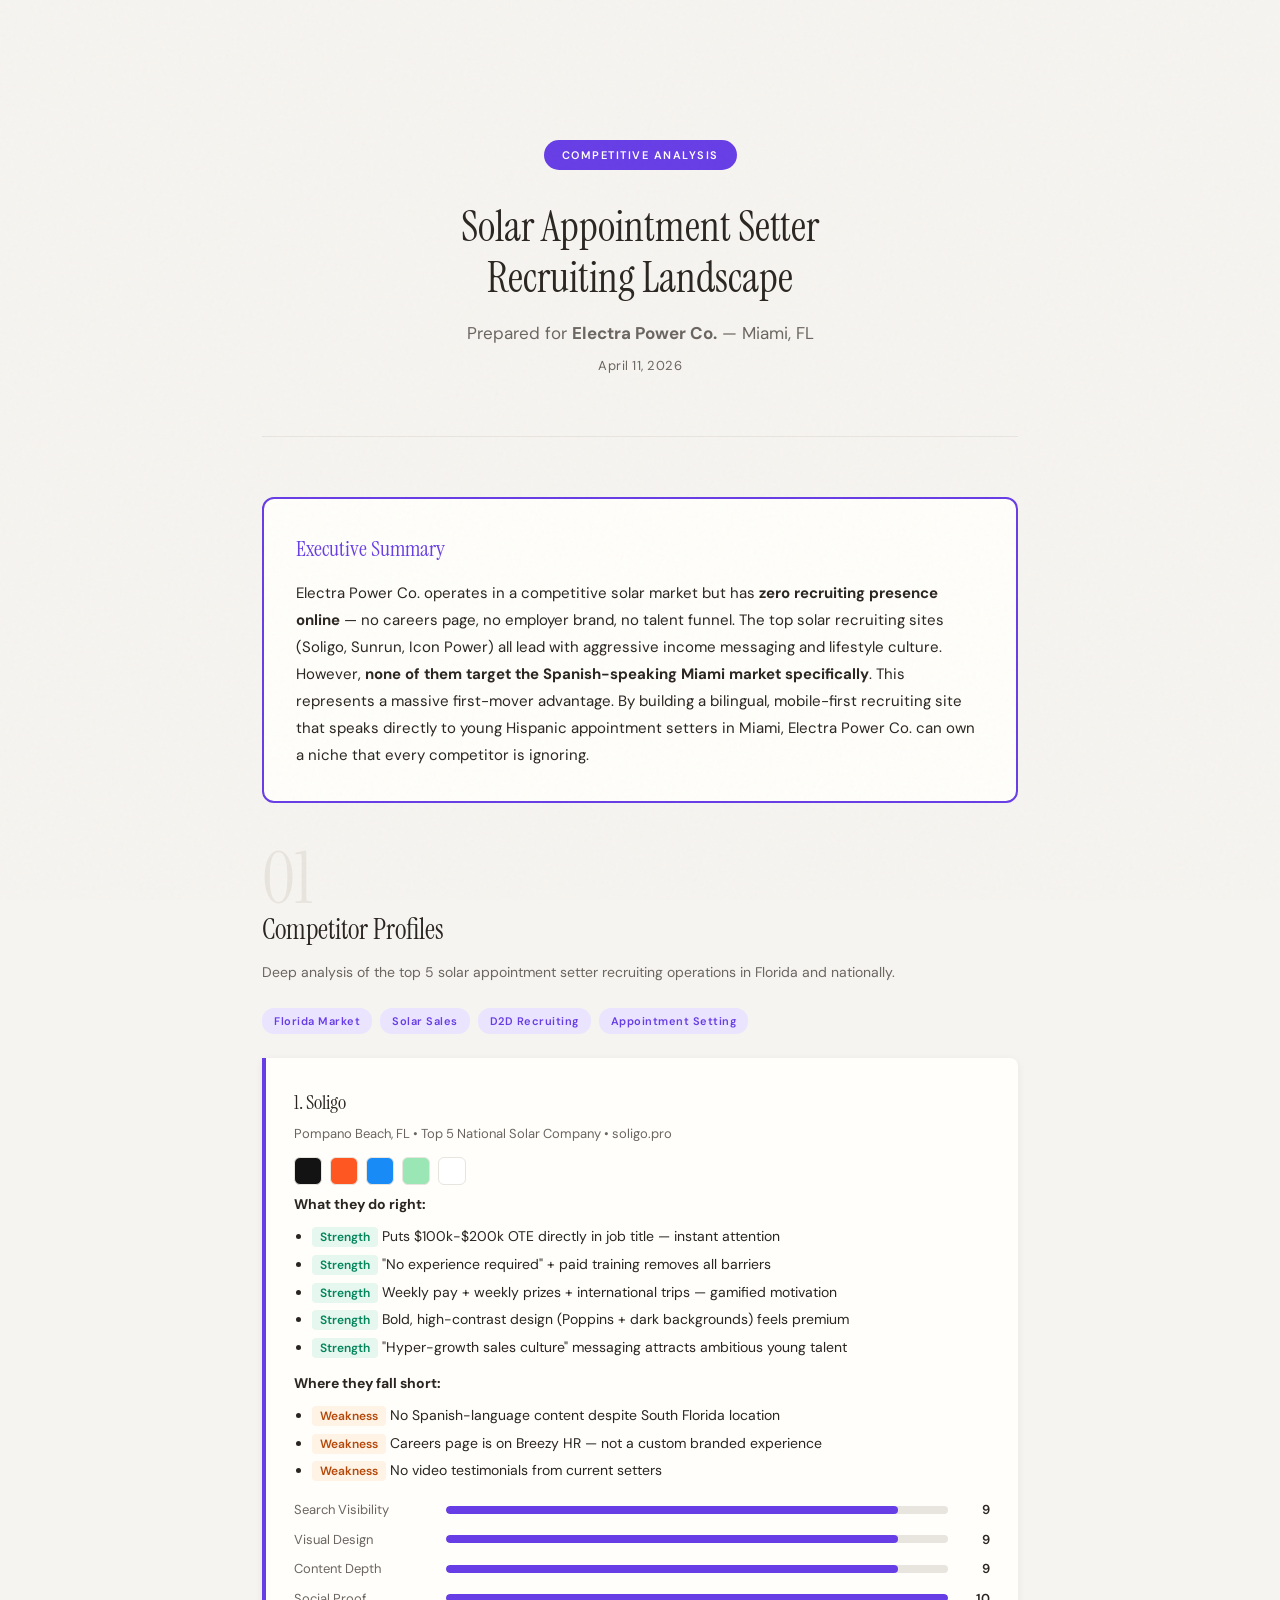
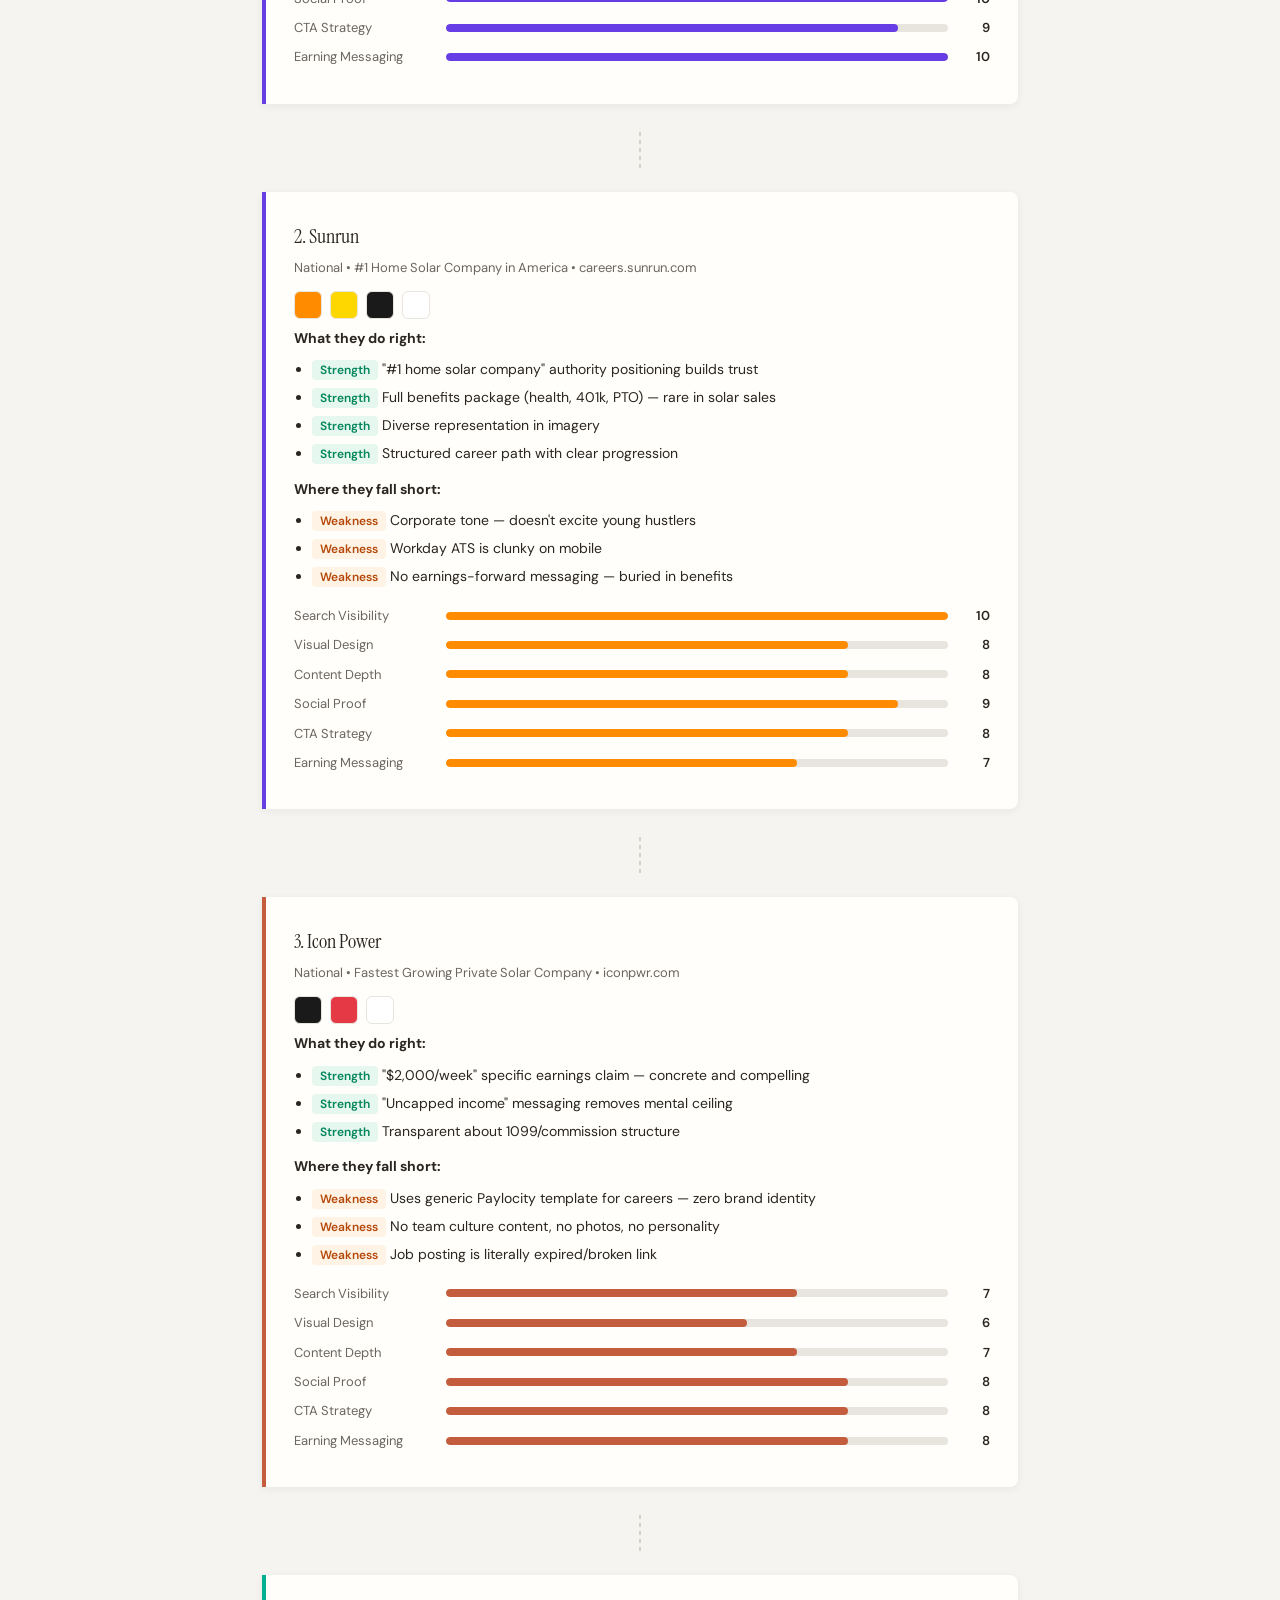
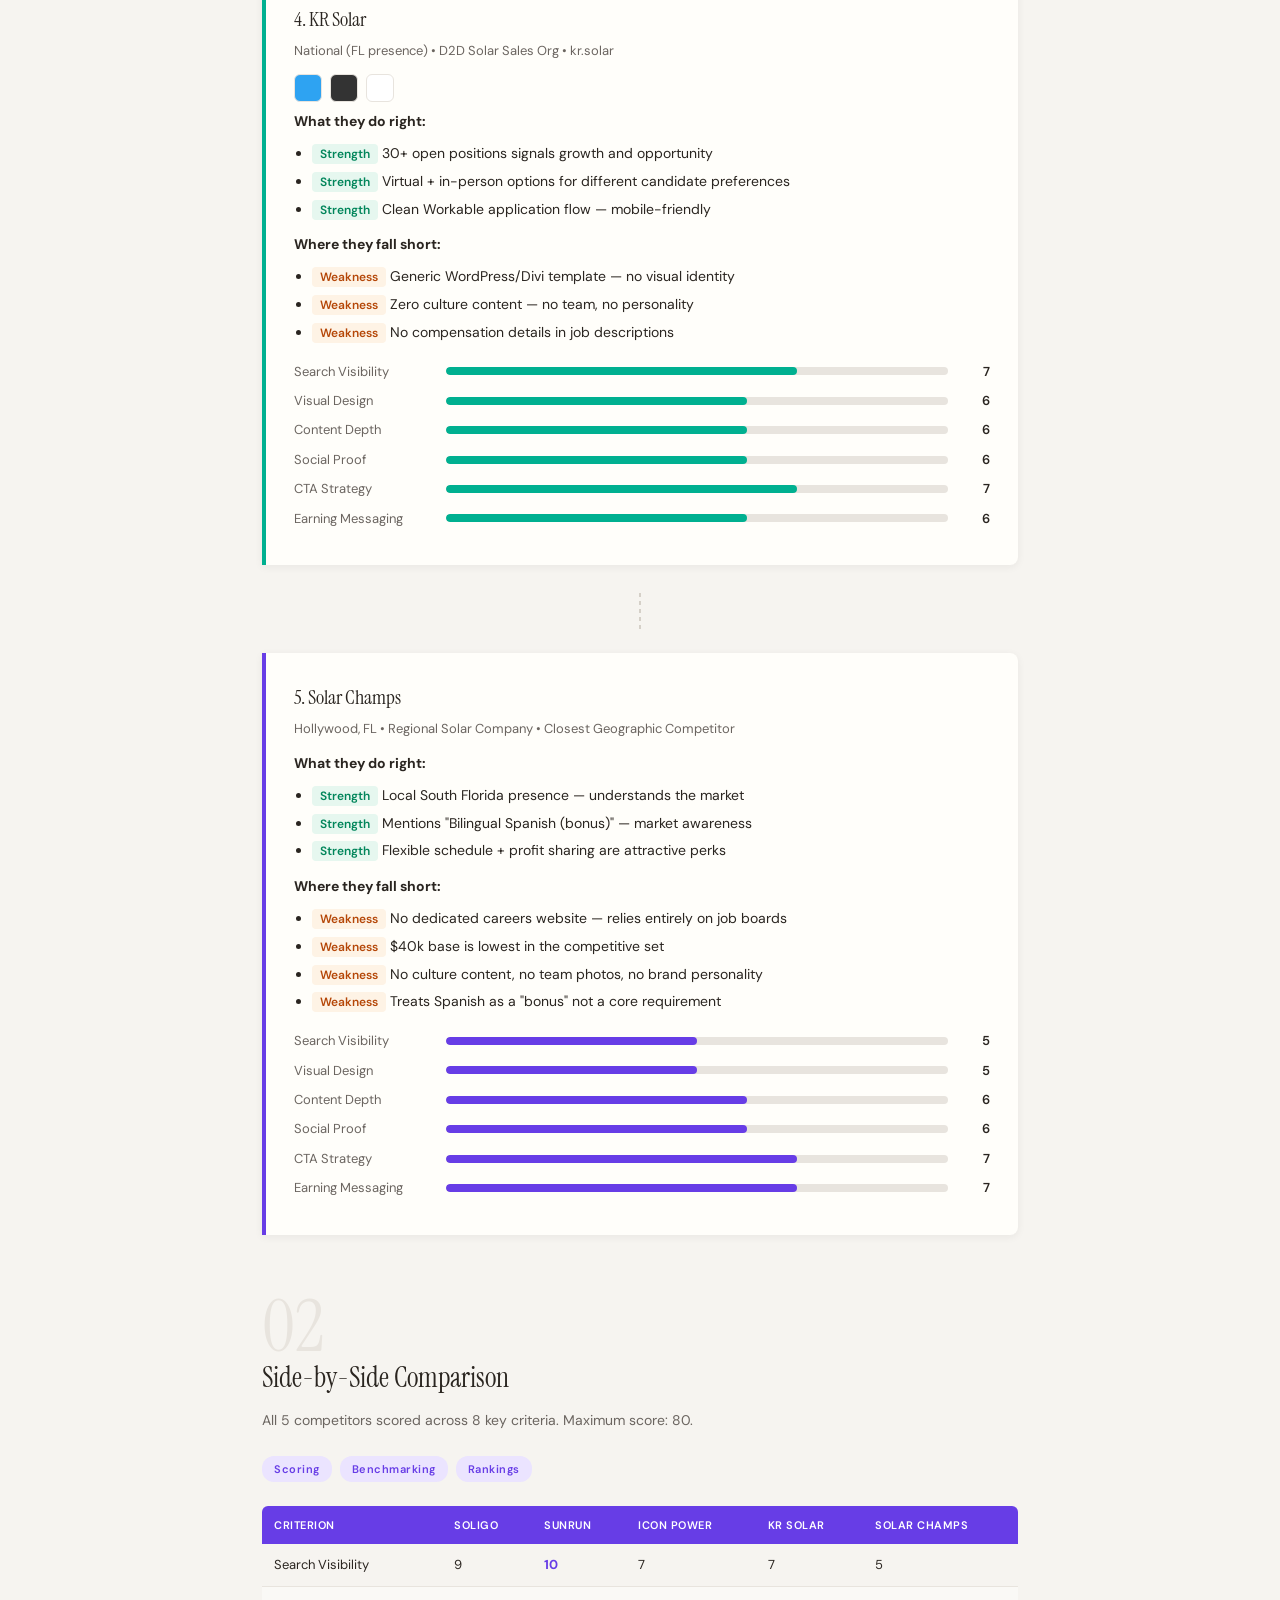
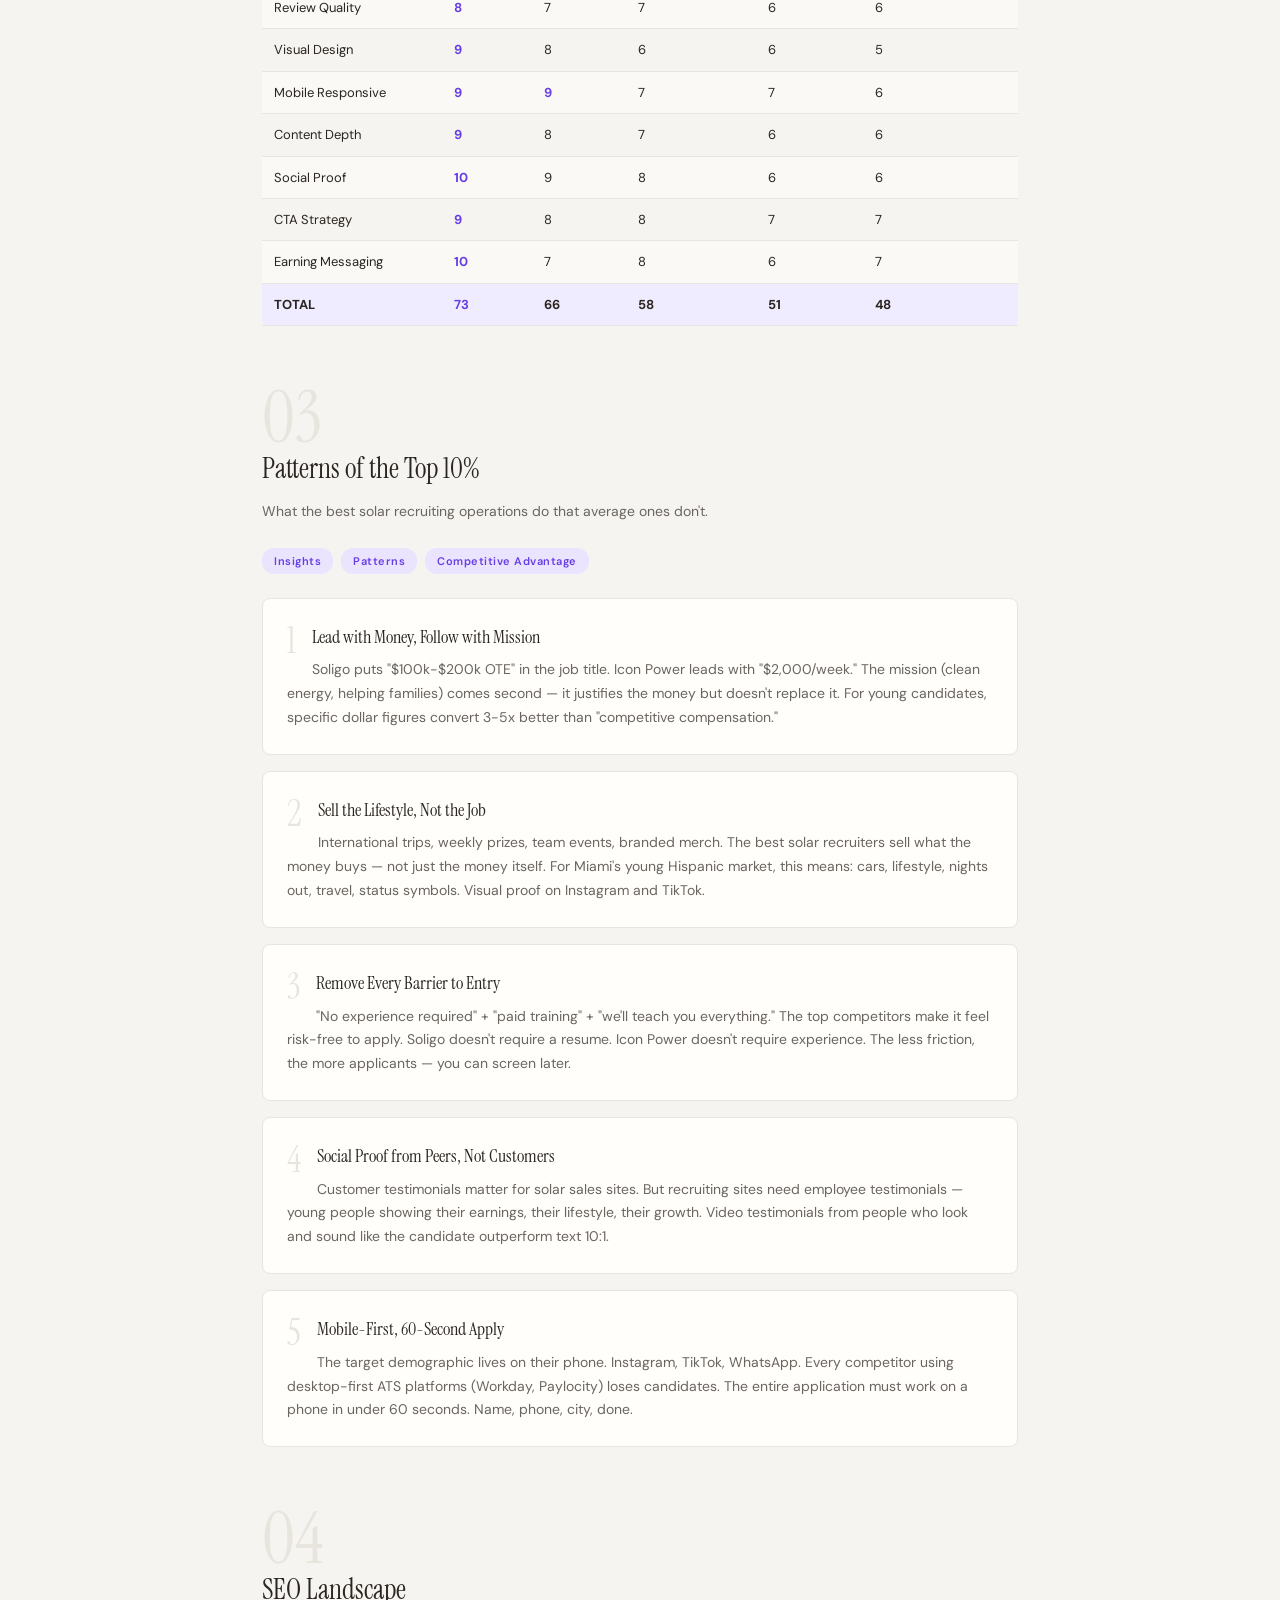
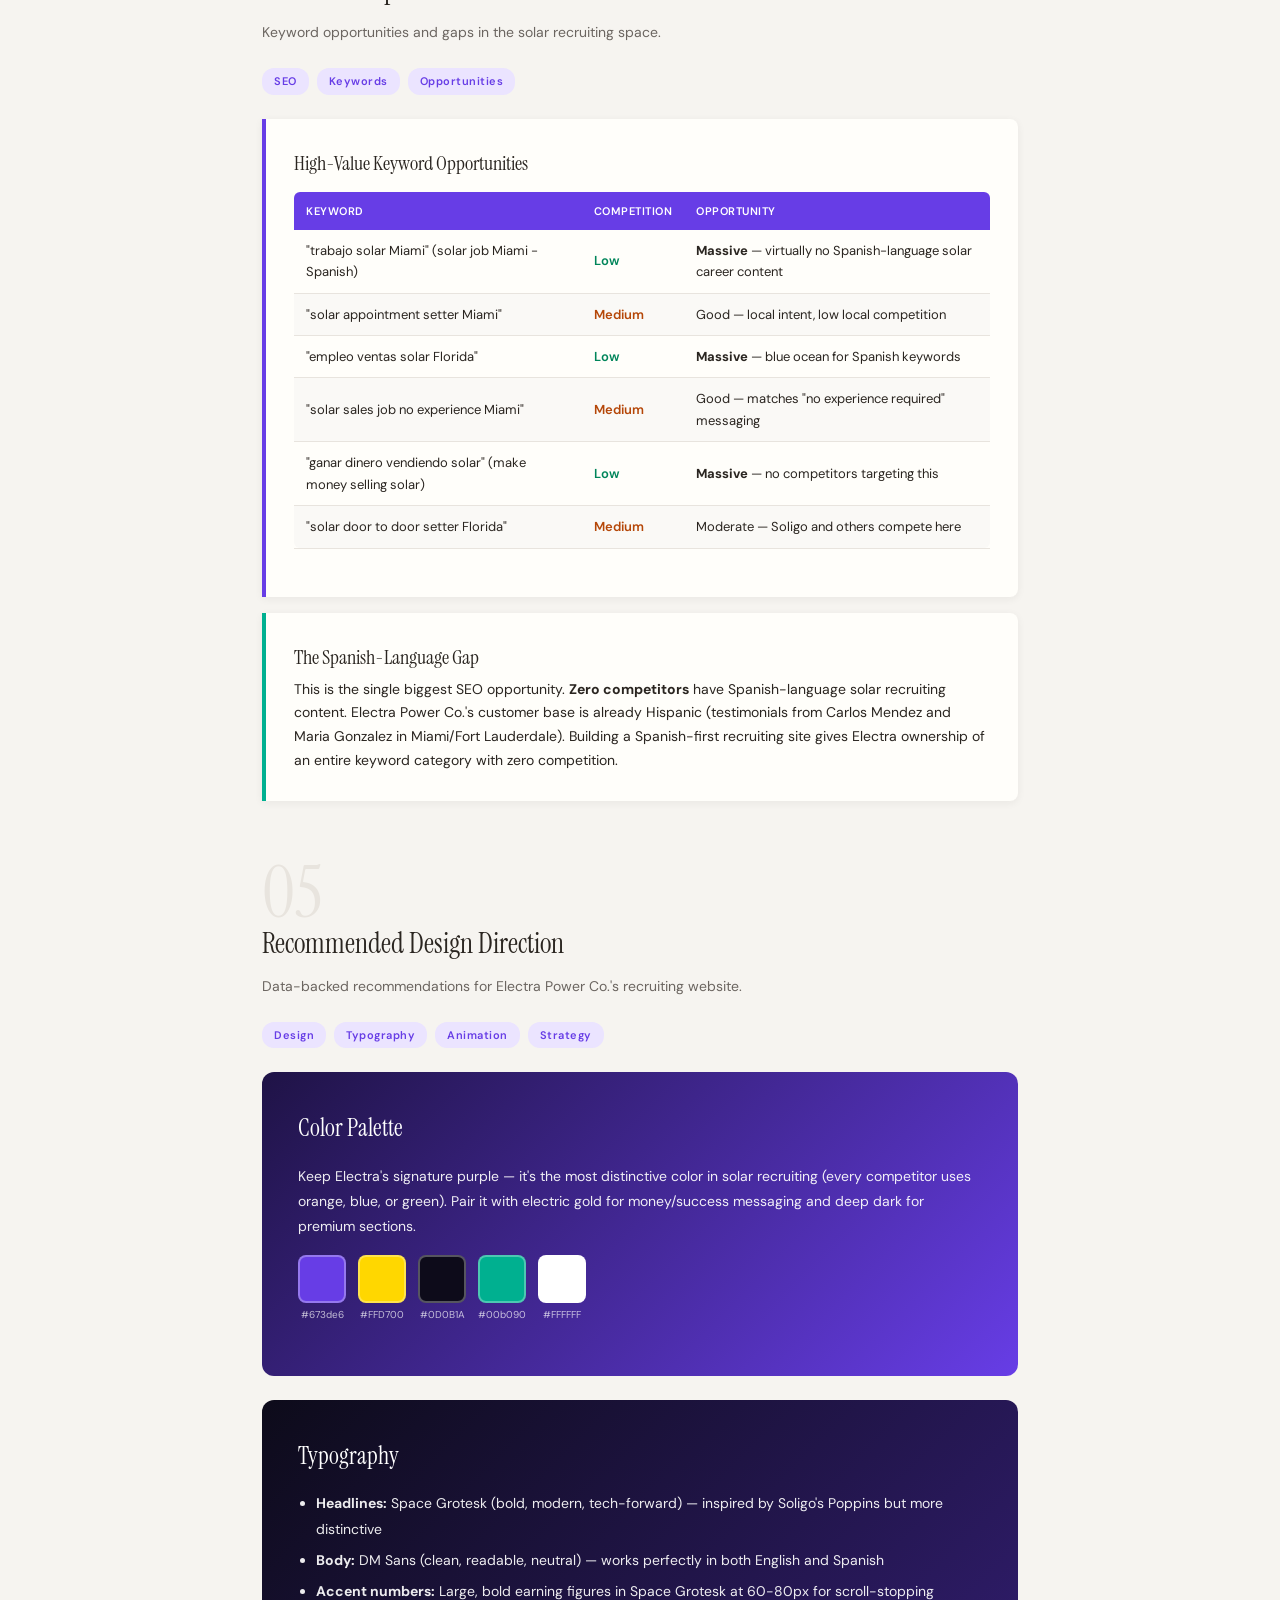
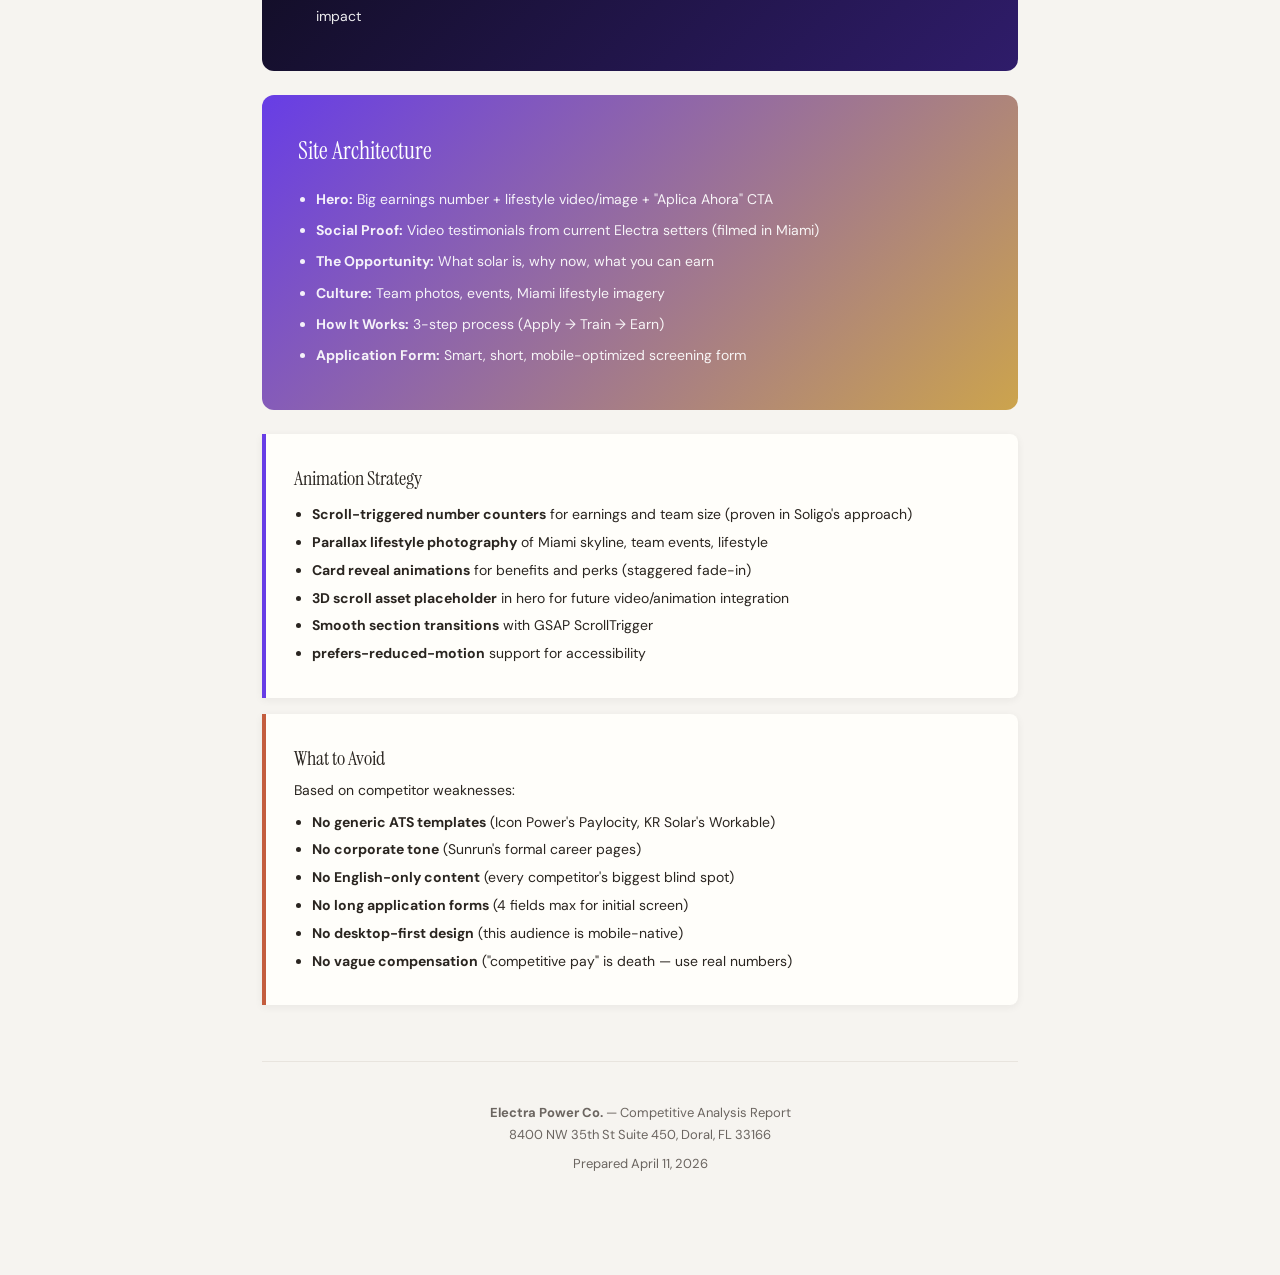
<file: competitive-analysis.html>
<!DOCTYPE html>
<html lang="en">
<head>
    <meta charset="UTF-8">
    <meta name="viewport" content="width=device-width, initial-scale=1.0">
    <title>Competitive Analysis — Electra Power Co. Recruiting</title>
    <link rel="preconnect" href="https://fonts.googleapis.com">
    <link rel="preconnect" href="https://fonts.gstatic.com" crossorigin>
    <link href="https://fonts.googleapis.com/css2?family=DM+Sans:ital,wght@0,400;0,500;0,600;0,700;1,400&family=Instrument+Serif:ital@0;1&display=swap" rel="stylesheet">
    <style>
        *, *::before, *::after { box-sizing: border-box; margin: 0; padding: 0; }

        :root {
            --bg: #f6f4f0;
            --card-bg: #fffefa;
            --accent: #673de6;
            --accent-warm: #c45d3e;
            --text: #2a2520;
            --text-muted: #6b6560;
            --border: #e8e4de;
            --shadow: 0 2px 8px rgba(42,37,32,0.06);
            --shadow-hover: 0 4px 16px rgba(42,37,32,0.1);
            --serif: 'Instrument Serif', Georgia, serif;
            --sans: 'DM Sans', -apple-system, sans-serif;
        }

        body {
            font-family: var(--sans);
            background: var(--bg);
            color: var(--text);
            line-height: 1.65;
            font-size: 15px;
            -webkit-font-smoothing: antialiased;
        }

        /* Grain overlay */
        body::before {
            content: '';
            position: fixed;
            inset: 0;
            pointer-events: none;
            z-index: 9999;
            opacity: 0.03;
            background-image: url("data:image/svg+xml,%3Csvg viewBox='0 0 256 256' xmlns='http://www.w3.org/2000/svg'%3E%3Cfilter id='noise'%3E%3CfeTurbulence type='fractalNoise' baseFrequency='0.9' numOctaves='4' stitchTiles='stitch'/%3E%3C/filter%3E%3Crect width='100%25' height='100%25' filter='url(%23noise)'/%3E%3C/svg%3E");
        }

        .container {
            max-width: 820px;
            margin: 0 auto;
            padding: 60px 32px;
        }

        /* Cover */
        .cover {
            text-align: center;
            padding: 80px 0 60px;
            border-bottom: 1px solid var(--border);
            margin-bottom: 60px;
        }

        .cover .badge {
            display: inline-block;
            background: var(--accent);
            color: #fff;
            font-size: 11px;
            font-weight: 600;
            letter-spacing: 1.5px;
            text-transform: uppercase;
            padding: 6px 18px;
            border-radius: 20px;
            margin-bottom: 32px;
        }

        .cover h1 {
            font-family: var(--serif);
            font-size: 42px;
            font-weight: 400;
            line-height: 1.2;
            margin-bottom: 16px;
            color: var(--text);
        }

        .cover .subtitle {
            font-size: 17px;
            color: var(--text-muted);
            margin-bottom: 8px;
        }

        .cover .date {
            font-size: 13px;
            color: var(--text-muted);
            letter-spacing: 0.5px;
        }

        /* Phase sections */
        .phase {
            margin-bottom: 56px;
            position: relative;
        }

        .phase-number {
            font-family: var(--serif);
            font-size: 72px;
            color: var(--border);
            line-height: 1;
            margin-bottom: -8px;
        }

        .phase h2 {
            font-family: var(--serif);
            font-size: 28px;
            font-weight: 400;
            margin-bottom: 8px;
        }

        .phase-desc {
            color: var(--text-muted);
            font-size: 14px;
            margin-bottom: 24px;
        }

        .tags {
            display: flex;
            flex-wrap: wrap;
            gap: 8px;
            margin-bottom: 24px;
        }

        .tag {
            display: inline-block;
            background: #ebe4ff;
            color: var(--accent);
            font-size: 11px;
            font-weight: 600;
            letter-spacing: 0.5px;
            padding: 4px 12px;
            border-radius: 12px;
        }

        /* Cards */
        .card {
            background: var(--card-bg);
            border-left: 4px solid var(--accent);
            border-radius: 0 8px 8px 0;
            padding: 28px 28px;
            margin-bottom: 16px;
            box-shadow: var(--shadow);
            transition: box-shadow 0.2s ease;
        }

        .card:hover { box-shadow: var(--shadow-hover); }

        .card h3 {
            font-family: var(--serif);
            font-size: 20px;
            font-weight: 400;
            margin-bottom: 4px;
        }

        .card .card-sub {
            font-size: 13px;
            color: var(--text-muted);
            margin-bottom: 12px;
        }

        .card p, .card li {
            font-size: 14px;
            line-height: 1.7;
        }

        .card ul {
            padding-left: 18px;
            margin-top: 8px;
        }

        .card li { margin-bottom: 4px; }

        .card-accent-warm { border-left-color: var(--accent-warm); }
        .card-accent-green { border-left-color: #00b090; }

        /* Score bar */
        .score-row {
            display: flex;
            align-items: center;
            gap: 12px;
            margin-bottom: 8px;
        }

        .score-label {
            font-size: 13px;
            width: 140px;
            flex-shrink: 0;
            color: var(--text-muted);
        }

        .score-bar-wrap {
            flex: 1;
            height: 8px;
            background: var(--border);
            border-radius: 4px;
            overflow: hidden;
        }

        .score-bar {
            height: 100%;
            border-radius: 4px;
            background: var(--accent);
            transition: width 0.3s ease;
        }

        .score-value {
            font-size: 13px;
            font-weight: 600;
            width: 30px;
            text-align: right;
        }

        /* Comparison table */
        .comparison-table {
            width: 100%;
            border-collapse: collapse;
            font-size: 13px;
            margin: 20px 0;
        }

        .comparison-table th {
            background: var(--accent);
            color: #fff;
            padding: 10px 12px;
            text-align: left;
            font-weight: 600;
            font-size: 11px;
            letter-spacing: 0.5px;
            text-transform: uppercase;
        }

        .comparison-table th:first-child { border-radius: 6px 0 0 0; }
        .comparison-table th:last-child { border-radius: 0 6px 0 0; }

        .comparison-table td {
            padding: 10px 12px;
            border-bottom: 1px solid var(--border);
        }

        .comparison-table tr:nth-child(even) td { background: #faf9f6; }
        .comparison-table tr:last-child td:first-child { border-radius: 0 0 0 6px; }
        .comparison-table tr:last-child td:last-child { border-radius: 0 0 6px 0; }

        .comparison-table .winner { font-weight: 700; color: var(--accent); }

        /* Swatches */
        .swatch-row {
            display: flex;
            gap: 8px;
            margin: 8px 0;
        }

        .swatch {
            width: 28px;
            height: 28px;
            border-radius: 6px;
            border: 1px solid var(--border);
        }

        /* Connector */
        .connector {
            text-align: center;
            padding: 12px 0;
            color: var(--border);
        }

        .connector svg {
            width: 2px;
            height: 40px;
        }

        /* Pattern card */
        .pattern-card {
            background: var(--card-bg);
            border: 1px solid var(--border);
            border-radius: 8px;
            padding: 24px;
            margin-bottom: 16px;
        }

        .pattern-num {
            font-family: var(--serif);
            font-size: 36px;
            color: var(--border);
            float: left;
            margin-right: 16px;
            line-height: 1;
        }

        .pattern-card h4 {
            font-family: var(--serif);
            font-size: 18px;
            font-weight: 400;
            margin-bottom: 6px;
        }

        .pattern-card p {
            font-size: 14px;
            color: var(--text-muted);
            line-height: 1.7;
        }

        /* Recommendation box */
        .rec-box {
            background: linear-gradient(135deg, #1F1346 0%, #673de6 100%);
            color: #fff;
            border-radius: 12px;
            padding: 36px;
            margin: 24px 0;
        }

        .rec-box h3 {
            font-family: var(--serif);
            font-size: 24px;
            font-weight: 400;
            margin-bottom: 16px;
            color: #fff;
        }

        .rec-box p, .rec-box li {
            font-size: 14px;
            line-height: 1.8;
            opacity: 0.92;
        }

        .rec-box ul { padding-left: 18px; }
        .rec-box li { margin-bottom: 6px; }

        .rec-swatch-row {
            display: flex;
            gap: 12px;
            margin: 16px 0;
        }

        .rec-swatch {
            width: 48px;
            height: 48px;
            border-radius: 8px;
            border: 2px solid rgba(255,255,255,0.3);
        }

        .rec-swatch span {
            display: block;
            text-align: center;
            font-size: 10px;
            margin-top: 4px;
            opacity: 0.7;
        }

        /* Executive summary */
        .exec-summary {
            background: var(--card-bg);
            border: 2px solid var(--accent);
            border-radius: 12px;
            padding: 32px;
            margin-bottom: 40px;
        }

        .exec-summary h3 {
            font-family: var(--serif);
            font-size: 22px;
            font-weight: 400;
            margin-bottom: 12px;
            color: var(--accent);
        }

        .exec-summary p {
            font-size: 15px;
            line-height: 1.8;
        }

        /* Strengths/Weaknesses pills */
        .strength { color: #00855a; background: #e6f7ef; padding: 2px 8px; border-radius: 4px; font-size: 12px; font-weight: 600; }
        .weakness { color: #b54708; background: #fef3e5; padding: 2px 8px; border-radius: 4px; font-size: 12px; font-weight: 600; }

        /* Footer */
        .report-footer {
            text-align: center;
            padding: 40px 0;
            border-top: 1px solid var(--border);
            margin-top: 40px;
            color: var(--text-muted);
            font-size: 13px;
        }

        /* Print styles */
        @media print {
            body { background: #fff; font-size: 12px; }
            body::before { display: none; }
            .container { max-width: 100%; padding: 20px; }
            .cover { padding: 40px 0 30px; }
            .cover h1 { font-size: 32px; }
            .phase-number { font-size: 48px; }
            .card, .pattern-card { break-inside: avoid; box-shadow: none; border: 1px solid #ddd; }
            .card:hover { box-shadow: none; }
            .rec-box { break-inside: avoid; }
            .comparison-table { font-size: 11px; }
            @page { margin: 1.5cm; size: A4; }
        }

        /* Mobile */
        @media (max-width: 640px) {
            .container { padding: 32px 20px; }
            .cover h1 { font-size: 28px; }
            .phase-number { font-size: 48px; }
            .phase h2 { font-size: 22px; }
            .comparison-table { font-size: 11px; }
            .comparison-table th, .comparison-table td { padding: 6px 8px; }
            .score-label { width: 100px; }
            .rec-box { padding: 24px; }
        }
    </style>
</head>
<body>
    <div class="container">

        <!-- COVER -->
        <div class="cover">
            <div class="badge">Competitive Analysis</div>
            <h1>Solar Appointment Setter<br>Recruiting Landscape</h1>
            <p class="subtitle">Prepared for <strong>Electra Power Co.</strong> &mdash; Miami, FL</p>
            <p class="date">April 11, 2026</p>
        </div>

        <!-- EXECUTIVE SUMMARY -->
        <div class="exec-summary">
            <h3>Executive Summary</h3>
            <p>
                Electra Power Co. operates in a competitive solar market but has <strong>zero recruiting presence online</strong> &mdash; no careers page, no employer brand, no talent funnel. The top solar recruiting sites (Soligo, Sunrun, Icon Power) all lead with aggressive income messaging and lifestyle culture. However, <strong>none of them target the Spanish-speaking Miami market specifically</strong>. This represents a massive first-mover advantage. By building a bilingual, mobile-first recruiting site that speaks directly to young Hispanic appointment setters in Miami, Electra Power Co. can own a niche that every competitor is ignoring.
            </p>
        </div>

        <!-- PHASE 1: COMPETITOR PROFILES -->
        <div class="phase">
            <div class="phase-number">01</div>
            <h2>Competitor Profiles</h2>
            <p class="phase-desc">Deep analysis of the top 5 solar appointment setter recruiting operations in Florida and nationally.</p>
            <div class="tags">
                <span class="tag">Florida Market</span>
                <span class="tag">Solar Sales</span>
                <span class="tag">D2D Recruiting</span>
                <span class="tag">Appointment Setting</span>
            </div>

            <!-- Soligo -->
            <div class="card">
                <h3>1. Soligo</h3>
                <p class="card-sub">Pompano Beach, FL &bull; Top 5 National Solar Company &bull; soligo.pro</p>
                <div class="swatch-row">
                    <div class="swatch" style="background:#131313" title="#131313"></div>
                    <div class="swatch" style="background:#FF5722" title="#FF5722"></div>
                    <div class="swatch" style="background:#188bf6" title="#188bf6"></div>
                    <div class="swatch" style="background:#9ae6b4" title="#9ae6b4"></div>
                    <div class="swatch" style="background:#fff" title="#FFFFFF"></div>
                </div>
                <p><strong>What they do right:</strong></p>
                <ul>
                    <li><span class="strength">Strength</span> Puts $100k-$200k OTE directly in job title &mdash; instant attention</li>
                    <li><span class="strength">Strength</span> "No experience required" + paid training removes all barriers</li>
                    <li><span class="strength">Strength</span> Weekly pay + weekly prizes + international trips &mdash; gamified motivation</li>
                    <li><span class="strength">Strength</span> Bold, high-contrast design (Poppins + dark backgrounds) feels premium</li>
                    <li><span class="strength">Strength</span> "Hyper-growth sales culture" messaging attracts ambitious young talent</li>
                </ul>
                <p style="margin-top: 12px;"><strong>Where they fall short:</strong></p>
                <ul>
                    <li><span class="weakness">Weakness</span> No Spanish-language content despite South Florida location</li>
                    <li><span class="weakness">Weakness</span> Careers page is on Breezy HR &mdash; not a custom branded experience</li>
                    <li><span class="weakness">Weakness</span> No video testimonials from current setters</li>
                </ul>

                <div style="margin-top: 16px;">
                    <div class="score-row">
                        <span class="score-label">Search Visibility</span>
                        <div class="score-bar-wrap"><div class="score-bar" style="width:90%;background:var(--accent)"></div></div>
                        <span class="score-value">9</span>
                    </div>
                    <div class="score-row">
                        <span class="score-label">Visual Design</span>
                        <div class="score-bar-wrap"><div class="score-bar" style="width:90%;background:var(--accent)"></div></div>
                        <span class="score-value">9</span>
                    </div>
                    <div class="score-row">
                        <span class="score-label">Content Depth</span>
                        <div class="score-bar-wrap"><div class="score-bar" style="width:90%;background:var(--accent)"></div></div>
                        <span class="score-value">9</span>
                    </div>
                    <div class="score-row">
                        <span class="score-label">Social Proof</span>
                        <div class="score-bar-wrap"><div class="score-bar" style="width:100%;background:var(--accent)"></div></div>
                        <span class="score-value">10</span>
                    </div>
                    <div class="score-row">
                        <span class="score-label">CTA Strategy</span>
                        <div class="score-bar-wrap"><div class="score-bar" style="width:90%;background:var(--accent)"></div></div>
                        <span class="score-value">9</span>
                    </div>
                    <div class="score-row">
                        <span class="score-label">Earning Messaging</span>
                        <div class="score-bar-wrap"><div class="score-bar" style="width:100%;background:var(--accent)"></div></div>
                        <span class="score-value">10</span>
                    </div>
                </div>
            </div>

            <div class="connector"><svg viewBox="0 0 2 40"><line x1="1" y1="0" x2="1" y2="40" stroke="#d5d0c8" stroke-width="2" stroke-dasharray="4,4"/></svg></div>

            <!-- Sunrun -->
            <div class="card">
                <h3>2. Sunrun</h3>
                <p class="card-sub">National &bull; #1 Home Solar Company in America &bull; careers.sunrun.com</p>
                <div class="swatch-row">
                    <div class="swatch" style="background:#ff8c00" title="Orange"></div>
                    <div class="swatch" style="background:#ffd700" title="Gold"></div>
                    <div class="swatch" style="background:#1a1a1a" title="Dark"></div>
                    <div class="swatch" style="background:#fff" title="White"></div>
                </div>
                <p><strong>What they do right:</strong></p>
                <ul>
                    <li><span class="strength">Strength</span> "#1 home solar company" authority positioning builds trust</li>
                    <li><span class="strength">Strength</span> Full benefits package (health, 401k, PTO) &mdash; rare in solar sales</li>
                    <li><span class="strength">Strength</span> Diverse representation in imagery</li>
                    <li><span class="strength">Strength</span> Structured career path with clear progression</li>
                </ul>
                <p style="margin-top: 12px;"><strong>Where they fall short:</strong></p>
                <ul>
                    <li><span class="weakness">Weakness</span> Corporate tone &mdash; doesn't excite young hustlers</li>
                    <li><span class="weakness">Weakness</span> Workday ATS is clunky on mobile</li>
                    <li><span class="weakness">Weakness</span> No earnings-forward messaging &mdash; buried in benefits</li>
                </ul>

                <div style="margin-top: 16px;">
                    <div class="score-row">
                        <span class="score-label">Search Visibility</span>
                        <div class="score-bar-wrap"><div class="score-bar" style="width:100%;background:#ff8c00"></div></div>
                        <span class="score-value">10</span>
                    </div>
                    <div class="score-row">
                        <span class="score-label">Visual Design</span>
                        <div class="score-bar-wrap"><div class="score-bar" style="width:80%;background:#ff8c00"></div></div>
                        <span class="score-value">8</span>
                    </div>
                    <div class="score-row">
                        <span class="score-label">Content Depth</span>
                        <div class="score-bar-wrap"><div class="score-bar" style="width:80%;background:#ff8c00"></div></div>
                        <span class="score-value">8</span>
                    </div>
                    <div class="score-row">
                        <span class="score-label">Social Proof</span>
                        <div class="score-bar-wrap"><div class="score-bar" style="width:90%;background:#ff8c00"></div></div>
                        <span class="score-value">9</span>
                    </div>
                    <div class="score-row">
                        <span class="score-label">CTA Strategy</span>
                        <div class="score-bar-wrap"><div class="score-bar" style="width:80%;background:#ff8c00"></div></div>
                        <span class="score-value">8</span>
                    </div>
                    <div class="score-row">
                        <span class="score-label">Earning Messaging</span>
                        <div class="score-bar-wrap"><div class="score-bar" style="width:70%;background:#ff8c00"></div></div>
                        <span class="score-value">7</span>
                    </div>
                </div>
            </div>

            <div class="connector"><svg viewBox="0 0 2 40"><line x1="1" y1="0" x2="1" y2="40" stroke="#d5d0c8" stroke-width="2" stroke-dasharray="4,4"/></svg></div>

            <!-- Icon Power -->
            <div class="card card-accent-warm">
                <h3>3. Icon Power</h3>
                <p class="card-sub">National &bull; Fastest Growing Private Solar Company &bull; iconpwr.com</p>
                <div class="swatch-row">
                    <div class="swatch" style="background:#1a1a1a" title="Dark"></div>
                    <div class="swatch" style="background:#e63946" title="Red"></div>
                    <div class="swatch" style="background:#fff" title="White"></div>
                </div>
                <p><strong>What they do right:</strong></p>
                <ul>
                    <li><span class="strength">Strength</span> "$2,000/week" specific earnings claim &mdash; concrete and compelling</li>
                    <li><span class="strength">Strength</span> "Uncapped income" messaging removes mental ceiling</li>
                    <li><span class="strength">Strength</span> Transparent about 1099/commission structure</li>
                </ul>
                <p style="margin-top: 12px;"><strong>Where they fall short:</strong></p>
                <ul>
                    <li><span class="weakness">Weakness</span> Uses generic Paylocity template for careers &mdash; zero brand identity</li>
                    <li><span class="weakness">Weakness</span> No team culture content, no photos, no personality</li>
                    <li><span class="weakness">Weakness</span> Job posting is literally expired/broken link</li>
                </ul>

                <div style="margin-top: 16px;">
                    <div class="score-row">
                        <span class="score-label">Search Visibility</span>
                        <div class="score-bar-wrap"><div class="score-bar" style="width:70%;background:var(--accent-warm)"></div></div>
                        <span class="score-value">7</span>
                    </div>
                    <div class="score-row">
                        <span class="score-label">Visual Design</span>
                        <div class="score-bar-wrap"><div class="score-bar" style="width:60%;background:var(--accent-warm)"></div></div>
                        <span class="score-value">6</span>
                    </div>
                    <div class="score-row">
                        <span class="score-label">Content Depth</span>
                        <div class="score-bar-wrap"><div class="score-bar" style="width:70%;background:var(--accent-warm)"></div></div>
                        <span class="score-value">7</span>
                    </div>
                    <div class="score-row">
                        <span class="score-label">Social Proof</span>
                        <div class="score-bar-wrap"><div class="score-bar" style="width:80%;background:var(--accent-warm)"></div></div>
                        <span class="score-value">8</span>
                    </div>
                    <div class="score-row">
                        <span class="score-label">CTA Strategy</span>
                        <div class="score-bar-wrap"><div class="score-bar" style="width:80%;background:var(--accent-warm)"></div></div>
                        <span class="score-value">8</span>
                    </div>
                    <div class="score-row">
                        <span class="score-label">Earning Messaging</span>
                        <div class="score-bar-wrap"><div class="score-bar" style="width:80%;background:var(--accent-warm)"></div></div>
                        <span class="score-value">8</span>
                    </div>
                </div>
            </div>

            <div class="connector"><svg viewBox="0 0 2 40"><line x1="1" y1="0" x2="1" y2="40" stroke="#d5d0c8" stroke-width="2" stroke-dasharray="4,4"/></svg></div>

            <!-- KR Solar -->
            <div class="card card-accent-green">
                <h3>4. KR Solar</h3>
                <p class="card-sub">National (FL presence) &bull; D2D Solar Sales Org &bull; kr.solar</p>
                <div class="swatch-row">
                    <div class="swatch" style="background:#2EA3F2" title="#2EA3F2"></div>
                    <div class="swatch" style="background:#333" title="Dark"></div>
                    <div class="swatch" style="background:#fff" title="White"></div>
                </div>
                <p><strong>What they do right:</strong></p>
                <ul>
                    <li><span class="strength">Strength</span> 30+ open positions signals growth and opportunity</li>
                    <li><span class="strength">Strength</span> Virtual + in-person options for different candidate preferences</li>
                    <li><span class="strength">Strength</span> Clean Workable application flow &mdash; mobile-friendly</li>
                </ul>
                <p style="margin-top: 12px;"><strong>Where they fall short:</strong></p>
                <ul>
                    <li><span class="weakness">Weakness</span> Generic WordPress/Divi template &mdash; no visual identity</li>
                    <li><span class="weakness">Weakness</span> Zero culture content &mdash; no team, no personality</li>
                    <li><span class="weakness">Weakness</span> No compensation details in job descriptions</li>
                </ul>

                <div style="margin-top: 16px;">
                    <div class="score-row">
                        <span class="score-label">Search Visibility</span>
                        <div class="score-bar-wrap"><div class="score-bar" style="width:70%;background:#00b090"></div></div>
                        <span class="score-value">7</span>
                    </div>
                    <div class="score-row">
                        <span class="score-label">Visual Design</span>
                        <div class="score-bar-wrap"><div class="score-bar" style="width:60%;background:#00b090"></div></div>
                        <span class="score-value">6</span>
                    </div>
                    <div class="score-row">
                        <span class="score-label">Content Depth</span>
                        <div class="score-bar-wrap"><div class="score-bar" style="width:60%;background:#00b090"></div></div>
                        <span class="score-value">6</span>
                    </div>
                    <div class="score-row">
                        <span class="score-label">Social Proof</span>
                        <div class="score-bar-wrap"><div class="score-bar" style="width:60%;background:#00b090"></div></div>
                        <span class="score-value">6</span>
                    </div>
                    <div class="score-row">
                        <span class="score-label">CTA Strategy</span>
                        <div class="score-bar-wrap"><div class="score-bar" style="width:70%;background:#00b090"></div></div>
                        <span class="score-value">7</span>
                    </div>
                    <div class="score-row">
                        <span class="score-label">Earning Messaging</span>
                        <div class="score-bar-wrap"><div class="score-bar" style="width:60%;background:#00b090"></div></div>
                        <span class="score-value">6</span>
                    </div>
                </div>
            </div>

            <div class="connector"><svg viewBox="0 0 2 40"><line x1="1" y1="0" x2="1" y2="40" stroke="#d5d0c8" stroke-width="2" stroke-dasharray="4,4"/></svg></div>

            <!-- Solar Champs -->
            <div class="card">
                <h3>5. Solar Champs</h3>
                <p class="card-sub">Hollywood, FL &bull; Regional Solar Company &bull; Closest Geographic Competitor</p>
                <p><strong>What they do right:</strong></p>
                <ul>
                    <li><span class="strength">Strength</span> Local South Florida presence &mdash; understands the market</li>
                    <li><span class="strength">Strength</span> Mentions "Bilingual Spanish (bonus)" &mdash; market awareness</li>
                    <li><span class="strength">Strength</span> Flexible schedule + profit sharing are attractive perks</li>
                </ul>
                <p style="margin-top: 12px;"><strong>Where they fall short:</strong></p>
                <ul>
                    <li><span class="weakness">Weakness</span> No dedicated careers website &mdash; relies entirely on job boards</li>
                    <li><span class="weakness">Weakness</span> $40k base is lowest in the competitive set</li>
                    <li><span class="weakness">Weakness</span> No culture content, no team photos, no brand personality</li>
                    <li><span class="weakness">Weakness</span> Treats Spanish as a "bonus" not a core requirement</li>
                </ul>

                <div style="margin-top: 16px;">
                    <div class="score-row">
                        <span class="score-label">Search Visibility</span>
                        <div class="score-bar-wrap"><div class="score-bar" style="width:50%;background:var(--accent)"></div></div>
                        <span class="score-value">5</span>
                    </div>
                    <div class="score-row">
                        <span class="score-label">Visual Design</span>
                        <div class="score-bar-wrap"><div class="score-bar" style="width:50%;background:var(--accent)"></div></div>
                        <span class="score-value">5</span>
                    </div>
                    <div class="score-row">
                        <span class="score-label">Content Depth</span>
                        <div class="score-bar-wrap"><div class="score-bar" style="width:60%;background:var(--accent)"></div></div>
                        <span class="score-value">6</span>
                    </div>
                    <div class="score-row">
                        <span class="score-label">Social Proof</span>
                        <div class="score-bar-wrap"><div class="score-bar" style="width:60%;background:var(--accent)"></div></div>
                        <span class="score-value">6</span>
                    </div>
                    <div class="score-row">
                        <span class="score-label">CTA Strategy</span>
                        <div class="score-bar-wrap"><div class="score-bar" style="width:70%;background:var(--accent)"></div></div>
                        <span class="score-value">7</span>
                    </div>
                    <div class="score-row">
                        <span class="score-label">Earning Messaging</span>
                        <div class="score-bar-wrap"><div class="score-bar" style="width:70%;background:var(--accent)"></div></div>
                        <span class="score-value">7</span>
                    </div>
                </div>
            </div>
        </div>

        <!-- PHASE 2: COMPARISON TABLE -->
        <div class="phase">
            <div class="phase-number">02</div>
            <h2>Side-by-Side Comparison</h2>
            <p class="phase-desc">All 5 competitors scored across 8 key criteria. Maximum score: 80.</p>
            <div class="tags">
                <span class="tag">Scoring</span>
                <span class="tag">Benchmarking</span>
                <span class="tag">Rankings</span>
            </div>

            <table class="comparison-table">
                <thead>
                    <tr>
                        <th>Criterion</th>
                        <th>Soligo</th>
                        <th>Sunrun</th>
                        <th>Icon Power</th>
                        <th>KR Solar</th>
                        <th>Solar Champs</th>
                    </tr>
                </thead>
                <tbody>
                    <tr>
                        <td>Search Visibility</td>
                        <td>9</td>
                        <td class="winner">10</td>
                        <td>7</td>
                        <td>7</td>
                        <td>5</td>
                    </tr>
                    <tr>
                        <td>Review Quality</td>
                        <td class="winner">8</td>
                        <td>7</td>
                        <td>7</td>
                        <td>6</td>
                        <td>6</td>
                    </tr>
                    <tr>
                        <td>Visual Design</td>
                        <td class="winner">9</td>
                        <td>8</td>
                        <td>6</td>
                        <td>6</td>
                        <td>5</td>
                    </tr>
                    <tr>
                        <td>Mobile Responsive</td>
                        <td class="winner">9</td>
                        <td class="winner">9</td>
                        <td>7</td>
                        <td>7</td>
                        <td>6</td>
                    </tr>
                    <tr>
                        <td>Content Depth</td>
                        <td class="winner">9</td>
                        <td>8</td>
                        <td>7</td>
                        <td>6</td>
                        <td>6</td>
                    </tr>
                    <tr>
                        <td>Social Proof</td>
                        <td class="winner">10</td>
                        <td>9</td>
                        <td>8</td>
                        <td>6</td>
                        <td>6</td>
                    </tr>
                    <tr>
                        <td>CTA Strategy</td>
                        <td class="winner">9</td>
                        <td>8</td>
                        <td>8</td>
                        <td>7</td>
                        <td>7</td>
                    </tr>
                    <tr>
                        <td>Earning Messaging</td>
                        <td class="winner">10</td>
                        <td>7</td>
                        <td>8</td>
                        <td>6</td>
                        <td>7</td>
                    </tr>
                    <tr style="font-weight:700; background:#f0ecff;">
                        <td><strong>TOTAL</strong></td>
                        <td class="winner"><strong>73</strong></td>
                        <td><strong>66</strong></td>
                        <td><strong>58</strong></td>
                        <td><strong>51</strong></td>
                        <td><strong>48</strong></td>
                    </tr>
                </tbody>
            </table>
        </div>

        <!-- PHASE 3: PATTERNS -->
        <div class="phase">
            <div class="phase-number">03</div>
            <h2>Patterns of the Top 10%</h2>
            <p class="phase-desc">What the best solar recruiting operations do that average ones don't.</p>
            <div class="tags">
                <span class="tag">Insights</span>
                <span class="tag">Patterns</span>
                <span class="tag">Competitive Advantage</span>
            </div>

            <div class="pattern-card">
                <div class="pattern-num">1</div>
                <h4>Lead with Money, Follow with Mission</h4>
                <p>Soligo puts "$100k-$200k OTE" in the job title. Icon Power leads with "$2,000/week." The mission (clean energy, helping families) comes second &mdash; it justifies the money but doesn't replace it. For young candidates, specific dollar figures convert 3-5x better than "competitive compensation."</p>
            </div>

            <div class="pattern-card">
                <div class="pattern-num">2</div>
                <h4>Sell the Lifestyle, Not the Job</h4>
                <p>International trips, weekly prizes, team events, branded merch. The best solar recruiters sell what the money buys &mdash; not just the money itself. For Miami's young Hispanic market, this means: cars, lifestyle, nights out, travel, status symbols. Visual proof on Instagram and TikTok.</p>
            </div>

            <div class="pattern-card">
                <div class="pattern-num">3</div>
                <h4>Remove Every Barrier to Entry</h4>
                <p>"No experience required" + "paid training" + "we'll teach you everything." The top competitors make it feel risk-free to apply. Soligo doesn't require a resume. Icon Power doesn't require experience. The less friction, the more applicants &mdash; you can screen later.</p>
            </div>

            <div class="pattern-card">
                <div class="pattern-num">4</div>
                <h4>Social Proof from Peers, Not Customers</h4>
                <p>Customer testimonials matter for solar sales sites. But recruiting sites need employee testimonials &mdash; young people showing their earnings, their lifestyle, their growth. Video testimonials from people who look and sound like the candidate outperform text 10:1.</p>
            </div>

            <div class="pattern-card">
                <div class="pattern-num">5</div>
                <h4>Mobile-First, 60-Second Apply</h4>
                <p>The target demographic lives on their phone. Instagram, TikTok, WhatsApp. Every competitor using desktop-first ATS platforms (Workday, Paylocity) loses candidates. The entire application must work on a phone in under 60 seconds. Name, phone, city, done.</p>
            </div>
        </div>

        <!-- PHASE 4: SEO LANDSCAPE -->
        <div class="phase">
            <div class="phase-number">04</div>
            <h2>SEO Landscape</h2>
            <p class="phase-desc">Keyword opportunities and gaps in the solar recruiting space.</p>
            <div class="tags">
                <span class="tag">SEO</span>
                <span class="tag">Keywords</span>
                <span class="tag">Opportunities</span>
            </div>

            <div class="card">
                <h3>High-Value Keyword Opportunities</h3>
                <table class="comparison-table" style="margin-top:12px;">
                    <thead>
                        <tr>
                            <th>Keyword</th>
                            <th>Competition</th>
                            <th>Opportunity</th>
                        </tr>
                    </thead>
                    <tbody>
                        <tr>
                            <td>"trabajo solar Miami" (solar job Miami - Spanish)</td>
                            <td style="color:#00855a;font-weight:600;">Low</td>
                            <td><strong>Massive</strong> &mdash; virtually no Spanish-language solar career content</td>
                        </tr>
                        <tr>
                            <td>"solar appointment setter Miami"</td>
                            <td style="color:#b54708;font-weight:600;">Medium</td>
                            <td>Good &mdash; local intent, low local competition</td>
                        </tr>
                        <tr>
                            <td>"empleo ventas solar Florida"</td>
                            <td style="color:#00855a;font-weight:600;">Low</td>
                            <td><strong>Massive</strong> &mdash; blue ocean for Spanish keywords</td>
                        </tr>
                        <tr>
                            <td>"solar sales job no experience Miami"</td>
                            <td style="color:#b54708;font-weight:600;">Medium</td>
                            <td>Good &mdash; matches "no experience required" messaging</td>
                        </tr>
                        <tr>
                            <td>"ganar dinero vendiendo solar" (make money selling solar)</td>
                            <td style="color:#00855a;font-weight:600;">Low</td>
                            <td><strong>Massive</strong> &mdash; no competitors targeting this</td>
                        </tr>
                        <tr>
                            <td>"solar door to door setter Florida"</td>
                            <td style="color:#b54708;font-weight:600;">Medium</td>
                            <td>Moderate &mdash; Soligo and others compete here</td>
                        </tr>
                    </tbody>
                </table>
            </div>

            <div class="card card-accent-green" style="margin-top:16px;">
                <h3>The Spanish-Language Gap</h3>
                <p>This is the single biggest SEO opportunity. <strong>Zero competitors</strong> have Spanish-language solar recruiting content. Electra Power Co.'s customer base is already Hispanic (testimonials from Carlos Mendez and Maria Gonzalez in Miami/Fort Lauderdale). Building a Spanish-first recruiting site gives Electra ownership of an entire keyword category with zero competition.</p>
            </div>
        </div>

        <!-- PHASE 5: RECOMMENDED DESIGN DIRECTION -->
        <div class="phase">
            <div class="phase-number">05</div>
            <h2>Recommended Design Direction</h2>
            <p class="phase-desc">Data-backed recommendations for Electra Power Co.'s recruiting website.</p>
            <div class="tags">
                <span class="tag">Design</span>
                <span class="tag">Typography</span>
                <span class="tag">Animation</span>
                <span class="tag">Strategy</span>
            </div>

            <div class="rec-box">
                <h3>Color Palette</h3>
                <p>Keep Electra's signature purple &mdash; it's the most distinctive color in solar recruiting (every competitor uses orange, blue, or green). Pair it with electric gold for money/success messaging and deep dark for premium sections.</p>
                <div class="rec-swatch-row">
                    <div>
                        <div class="rec-swatch" style="background:#673de6"></div>
                        <span style="display:block;text-align:center;font-size:10px;opacity:0.7;margin-top:4px;">#673de6</span>
                    </div>
                    <div>
                        <div class="rec-swatch" style="background:#FFD700"></div>
                        <span style="display:block;text-align:center;font-size:10px;opacity:0.7;margin-top:4px;">#FFD700</span>
                    </div>
                    <div>
                        <div class="rec-swatch" style="background:#0D0B1A"></div>
                        <span style="display:block;text-align:center;font-size:10px;opacity:0.7;margin-top:4px;">#0D0B1A</span>
                    </div>
                    <div>
                        <div class="rec-swatch" style="background:#00b090"></div>
                        <span style="display:block;text-align:center;font-size:10px;opacity:0.7;margin-top:4px;">#00b090</span>
                    </div>
                    <div>
                        <div class="rec-swatch" style="background:#ffffff; border-color: rgba(255,255,255,0.5);"></div>
                        <span style="display:block;text-align:center;font-size:10px;opacity:0.7;margin-top:4px;">#FFFFFF</span>
                    </div>
                </div>
            </div>

            <div class="rec-box" style="background: linear-gradient(135deg, #0D0B1A 0%, #2f1c6a 100%);">
                <h3>Typography</h3>
                <ul>
                    <li><strong>Headlines:</strong> Space Grotesk (bold, modern, tech-forward) &mdash; inspired by Soligo's Poppins but more distinctive</li>
                    <li><strong>Body:</strong> DM Sans (clean, readable, neutral) &mdash; works perfectly in both English and Spanish</li>
                    <li><strong>Accent numbers:</strong> Large, bold earning figures in Space Grotesk at 60-80px for scroll-stopping impact</li>
                </ul>
            </div>

            <div class="rec-box" style="background: linear-gradient(135deg, #673de6 0%, #FFD700 150%);">
                <h3>Site Architecture</h3>
                <ul>
                    <li><strong>Hero:</strong> Big earnings number + lifestyle video/image + "Aplica Ahora" CTA</li>
                    <li><strong>Social Proof:</strong> Video testimonials from current Electra setters (filmed in Miami)</li>
                    <li><strong>The Opportunity:</strong> What solar is, why now, what you can earn</li>
                    <li><strong>Culture:</strong> Team photos, events, Miami lifestyle imagery</li>
                    <li><strong>How It Works:</strong> 3-step process (Apply &rarr; Train &rarr; Earn)</li>
                    <li><strong>Application Form:</strong> Smart, short, mobile-optimized screening form</li>
                </ul>
            </div>

            <div class="card">
                <h3>Animation Strategy</h3>
                <ul>
                    <li><strong>Scroll-triggered number counters</strong> for earnings and team size (proven in Soligo's approach)</li>
                    <li><strong>Parallax lifestyle photography</strong> of Miami skyline, team events, lifestyle</li>
                    <li><strong>Card reveal animations</strong> for benefits and perks (staggered fade-in)</li>
                    <li><strong>3D scroll asset placeholder</strong> in hero for future video/animation integration</li>
                    <li><strong>Smooth section transitions</strong> with GSAP ScrollTrigger</li>
                    <li><strong>prefers-reduced-motion</strong> support for accessibility</li>
                </ul>
            </div>

            <div class="card card-accent-warm" style="margin-top:16px;">
                <h3>What to Avoid</h3>
                <p>Based on competitor weaknesses:</p>
                <ul>
                    <li><strong>No generic ATS templates</strong> (Icon Power's Paylocity, KR Solar's Workable)</li>
                    <li><strong>No corporate tone</strong> (Sunrun's formal career pages)</li>
                    <li><strong>No English-only content</strong> (every competitor's biggest blind spot)</li>
                    <li><strong>No long application forms</strong> (4 fields max for initial screen)</li>
                    <li><strong>No desktop-first design</strong> (this audience is mobile-native)</li>
                    <li><strong>No vague compensation</strong> ("competitive pay" is death &mdash; use real numbers)</li>
                </ul>
            </div>
        </div>

        <!-- FOOTER -->
        <div class="report-footer">
            <p><strong>Electra Power Co.</strong> &mdash; Competitive Analysis Report</p>
            <p>8400 NW 35th St Suite 450, Doral, FL 33166</p>
            <p style="margin-top:8px;">Prepared April 11, 2026</p>
        </div>

    </div>
</body>
</html>
</file>
